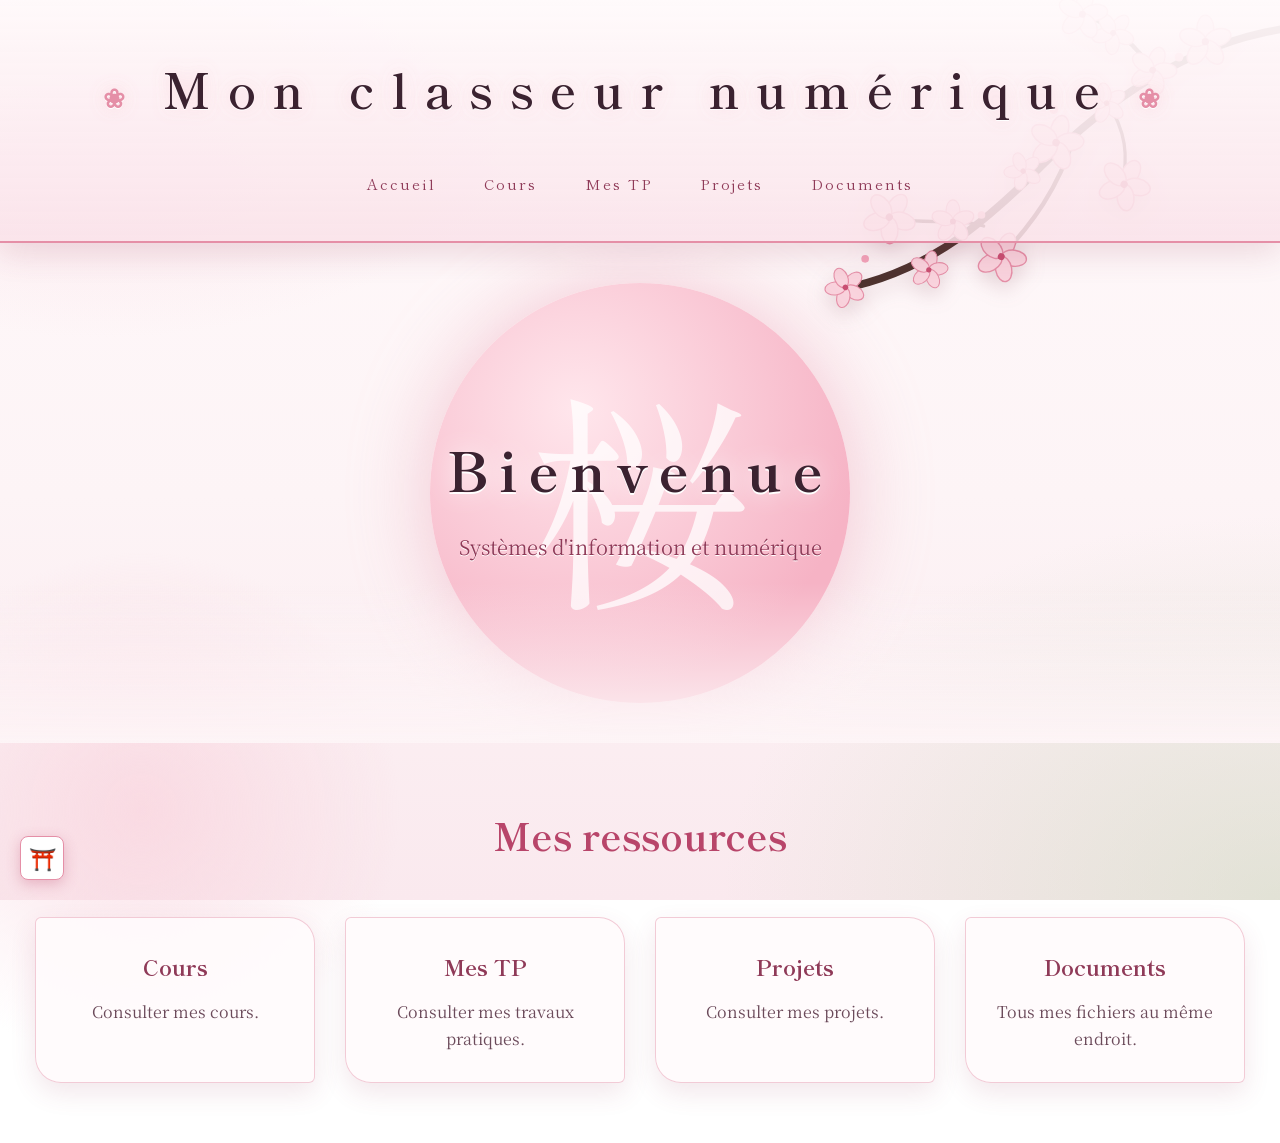
<file: index.html>
<!DOCTYPE html>
<html lang="fr">
<head>
  <link rel="stylesheet" href="style.css">
  <link rel="stylesheet" href="sakura-fleur.css">
  <meta charset="utf-8">
  <meta name="viewport" content="width=device-width, initial-scale=1">
  <title>Mon classeur numérique</title>
  <link rel="icon" href="logo.svg">
</head>
<body>
  <div id="veil" aria-hidden="true"></div>
  <script src="transitions.js"></script>

  <div class="sakura-container" aria-hidden="true"></div>

  <div class="dragon-zone" aria-hidden="true">
    <div class="dragon">
      <div class="dragon-body"></div>
      <div class="dragon-head">
        <span class="dragon-horn horn-one"></span>
        <span class="dragon-horn horn-two"></span>
      </div>
      <div class="dragon-mane"></div>
      <div class="dragon-spikes"></div>
      <div class="dragon-tail"></div>
    </div>
  </div>

  <header>
    <h1>Mon classeur numérique</h1>
    <nav>
      <a href="index.html">Accueil</a>
      <a href="cours.php">Cours</a>
      <a href="tp.php">Mes TP</a>
      <a href="projets.php">Projets</a>
      <a href="documents.php">Documents</a>
    </nav>
  </header>

  <section class="premier-plan">
    <canvas class="lightning-canvas" aria-hidden="true"></canvas>
    <h2>Bienvenue</h2>
    <p>Systèmes d'information et numérique</p>
  </section>

  <section id="prestation">
    <h2>Mes ressources</h2>
    <div class="cartes">
      <a class="carte-accueil reveal" href="cours.php"><h3>Cours</h3><p>Consulter mes cours.</p></a>
      <a class="carte-accueil reveal" href="tp.php"><h3>Mes TP</h3><p>Consulter mes travaux pratiques.</p></a>
      <a class="carte-accueil reveal" href="projets.php"><h3>Projets</h3><p>Consulter mes projets.</p></a>
      <a class="carte-accueil reveal" href="documents.php"><h3>Documents</h3><p>Tous mes fichiers au même endroit.</p></a>
    </div>
  </section>

  <!-- Bouton secret vers le jeu -->
  <a href="jeux.php" id="bouton-secret" title="Sanctuaire des Kami" style="position:fixed; bottom:20px; left:20px; z-index:999; width:44px; height:44px; border-radius:8px; background:#0c0818; border:1px solid #ffd700; color:#ffd700; display:flex; align-items:center; justify-content:center; font-size:22px; text-decoration:none; box-shadow:0 0 12px rgba(255, 215, 0, 0.4); backdrop-filter:blur(4px); transition:transform 0.3s ease, box-shadow 0.3s ease;">⛩️</a>

  <script src="sakura.js" defer></script>
</body>
</html>
</file>
<file: style.css>
@import url('https://fonts.googleapis.com/css2?family=Shippori+Mincho:wght@500;600;700&family=Noto+Serif+JP:wght@400;500;600&display=swap');

/* =====================================================
   VARIABLES (Néon & Ambiance Oni)
   ===================================================== */

:root {
  --bg: #07040b;
  --panel: rgba(16, 9, 24, 0.88);

  --text: #fff5f8;
  --text-soft: #d8c2d3;

  /* Néons & Sakura */
  --sakura: #ff2a8d;
  --sakura-light: #ffb5db;
  --lightning: #ff0077;
  --neon-magenta: #ff0055;
  --neon-cyan: #00f0ff;
  --red-oni: #d6113a;

  /* Cornes & Or */
  --oni-gold: #ffb700;
  --oni-gold-glow: #ffe600;

  /* Bordures & Ombres */
  --border: rgba(255, 0, 119, 0.35);
  --border-hover: rgba(0, 240, 255, 0.7);
  --border-gold: rgba(255, 183, 0, 0.6);

  --shadow: rgba(3, 1, 6, 0.85);
}


/* =====================================================
   RESET & ARRIÈRE-PLAN
   ===================================================== */

* {
  margin: 0;
  padding: 0;
  box-sizing: border-box;
}

html {
  min-height: 100%;
  scroll-behavior: smooth;
  overflow-x: hidden;
}

body {
  min-height: 100vh;
  overflow-x: hidden;

  color: var(--text);
  font-family: "Noto Serif JP", serif;
  line-height: 1.7;

  position: relative;

  background:
    radial-gradient(
      circle at 75% 20%,
      rgba(255, 0, 85, 0.22),
      transparent 45%
    ),
    radial-gradient(
      circle at 20% 30%,
      rgba(0, 240, 255, 0.18),
      transparent 40%
    ),
    radial-gradient(
      circle at 50% 75%,
      rgba(214, 17, 58, 0.22),
      transparent 55%
    ),
    linear-gradient(
      180deg,
      #0d0514 0%,
      #040108 100%
    );
}


/* =====================================================
   1. ARCS DE CERCLE NÉON LATÉRAUX
   ===================================================== */

/* Arc latéral gauche */
body::before {
  content: "";
  position: fixed;
  top: 50%;
  left: -130px;
  width: 260px;
  height: 520px;
  border: 3px solid var(--neon-cyan);
  border-radius: 50%;
  transform: translateY(-50%);
  box-shadow: 0 0 25px var(--neon-cyan), inset 0 0 18px var(--neon-cyan);
  z-index: 4;
  pointer-events: none;
}

/* Arc latéral droit */
body::after {
  content: "";
  position: fixed;
  top: 50%;
  right: -130px;
  width: 260px;
  height: 520px;
  border: 3px solid var(--lightning);
  border-radius: 50%;
  transform: translateY(-50%);
  box-shadow: 0 0 25px var(--lightning), inset 0 0 18px var(--lightning);
  z-index: 4;
  pointer-events: none;
}


/* =====================================================
   2. ÉCLAIR PLEIN ÉCRAN (TOUTES LES 5 SECONDES)
   ===================================================== */

.sakura-container::before {
  content: "";
  position: fixed;
  inset: 0;
  pointer-events: none;
  z-index: 99;
  background: radial-gradient(
    circle at 50% 50%,
    #ffffff 0%,
    rgba(0, 240, 255, 0.95) 25%,
    rgba(255, 0, 119, 0.8) 60%,
    rgba(13, 5, 20, 0.95) 100%
  );
  clip-path: circle(0% at 50% 50%);
  opacity: 0;
  animation: flash-center-fullscreen 5s infinite cubic-bezier(0.1, 0.8, 0.3, 1);
}

@keyframes flash-center-fullscreen {
  0%, 80% {
    clip-path: circle(0% at 50% 50%);
    opacity: 0;
  }
  82% {
    clip-path: circle(10% at 50% 50%);
    opacity: 1;
    filter: drop-shadow(0 0 40px #ffffff);
  }
  88% {
    clip-path: circle(140% at 50% 50%);
    opacity: 0.95;
    filter: drop-shadow(0 0 80px var(--neon-cyan));
  }
  93% {
    clip-path: circle(150% at 50% 50%);
    opacity: 0;
  }
  100% {
    clip-path: circle(0% at 50% 50%);
    opacity: 0;
  }
}


/* =====================================================
   3. PÉTALES EN CHUTE 3D CONTINUÉE
   ===================================================== */

.sakura-container {
  position: fixed;
  inset: 0;
  width: 100%;
  height: 100%;
  pointer-events: none;
  overflow: hidden;
  z-index: 7;
}

.sakura-petal,
.sakura-petal::before,
.sakura-petal::after {
  content: "";
  position: absolute;
  top: -40px;
  width: 14px;
  height: 9px;
  background: linear-gradient(135deg, var(--sakura-light), var(--sakura), var(--neon-cyan));
  border-radius: 100% 0 100% 0;
  opacity: 0.9;
  box-shadow: 0 0 12px rgba(255, 0, 119, 0.8);
  animation: sakura-fall-3d linear infinite;
}

.sakura-petal::before {
  left: -35px;
  top: -50px;
  animation-duration: 1.2em;
  transform: scale(0.75) rotate(40deg);
}

.sakura-petal::after {
  left: 45px;
  top: -25px;
  animation-duration: 0.8em;
  transform: scale(1.1) rotate(-25deg);
}

.sakura-petal:nth-child(1)  { left: 6%;  animation-duration: 5.8s; animation-delay: 0s;   }
.sakura-petal:nth-child(2)  { left: 19%; animation-duration: 8.2s; animation-delay: 1.1s; }
.sakura-petal:nth-child(3)  { left: 34%; animation-duration: 5.2s; animation-delay: 2.3s; }
.sakura-petal:nth-child(4)  { left: 49%; animation-duration: 9.1s; animation-delay: 0.3s; }
.sakura-petal:nth-child(5)  { left: 64%; animation-duration: 6.8s; animation-delay: 1.6s; }
.sakura-petal:nth-child(6)  { left: 78%; animation-duration: 8.7s; animation-delay: 2.9s; }
.sakura-petal:nth-child(7)  { left: 89%; animation-duration: 6.2s; animation-delay: 0.7s; }
.sakura-petal:nth-child(8)  { left: 96%; animation-duration: 7.8s; animation-delay: 2.0s; }

@keyframes sakura-fall-3d {
  0% {
    top: -10vh;
    transform: translateX(0) rotateX(0deg) rotateY(0deg) rotateZ(0deg);
    opacity: 0;
  }
  10% { opacity: 1; }
  90% { opacity: 1; }
  100% {
    top: 110vh;
    transform: translateX(180px) rotateX(720deg) rotateY(360deg) rotateZ(540deg);
    opacity: 0;
  }
}


/* =====================================================
   4. MASQUE DE ONI EN ROTATION / ORBITE
   ===================================================== */

.oni-zone,
.dragon-zone {
  position: fixed;
  inset: 0;
  width: 100%;
  height: 100%;
  pointer-events: none;
  overflow: visible;
  z-index: auto;
}

.oni-mask,
.dragon {
  position: absolute;
  width: 170px;
  height: 190px;
  left: 50%;
  top: 35%;
  transform-origin: center;
  animation: oni-rotate-orbit 15s linear infinite;
}

/* Visage du Masque Oni */
.oni-head,
.dragon-head {
  position: relative;
  width: 150px;
  height: 170px;
  margin: 0 auto;
  background: linear-gradient(180deg, #990026 0%, #3d000f 100%);
  border: 2px solid var(--red-oni);
  border-radius: 45% 45% 38% 38% / 30% 30% 70% 70%;
  box-shadow: inset 0 0 22px #ff0044, 0 0 30px rgba(255, 0, 85, 0.8);
}

/* Yeux Néon */
.oni-head::before,
.oni-head::after,
.dragon-head::before,
.dragon-head::after {
  content: "";
  position: absolute;
  top: 48px;
  width: 32px;
  height: 14px;
  background: var(--neon-cyan);
  box-shadow: 0 0 15px var(--neon-cyan), 0 0 25px #ffffff;
  border-radius: 100% 0 100% 0;
}

.oni-head::before,
.dragon-head::before {
  left: 22px;
  transform: rotate(20deg);
}

.oni-head::after,
.dragon-head::after {
  right: 22px;
  transform: rotate(-20deg) scaleX(-1);
}

/* Cornes Dorées */
.oni-horn,
.dragon-horn {
  position: absolute;
  width: 20px;
  height: 75px;
  background: linear-gradient(180deg, var(--oni-gold-glow), var(--oni-gold), #8a5300);
  border-radius: 100% 0 0 0;
  box-shadow: 0 0 20px var(--oni-gold-glow);
}

.horn-left,
.horn-one {
  left: 8px;
  top: -55px;
  transform: rotate(-30deg);
}

.horn-right,
.horn-two {
  right: 8px;
  top: -55px;
  transform: rotate(30deg) scaleX(-1);
}

/* Sourire Diabolique & Dents */
.oni-mouth,
.dragon-body {
  position: absolute;
  width: 106px;
  height: 48px;
  left: 22px;
  top: 105px;
  background: #080003;
  border-bottom: 4px solid var(--sakura);
  border-radius: 0 0 50px 50px;
  box-shadow: 0 0 16px var(--sakura), inset 0 -4px 12px var(--neon-magenta);
  overflow: hidden;
}

/* Dents du Haut */
.oni-mouth::before,
.dragon-body::before {
  content: "";
  position: absolute;
  top: 0;
  left: 6px;
  width: 94px;
  height: 16px;
  background: repeating-linear-gradient(
    90deg,
    #ffffff 0px,
    #ffffff 8px,
    transparent 8px,
    transparent 14px
  );
  clip-path: polygon(0 0, 100% 0, 50% 100%);
}

/* Dents du Bas */
.oni-mouth::after,
.dragon-body::after {
  content: "";
  position: absolute;
  bottom: 0;
  left: 11px;
  width: 84px;
  height: 13px;
  background: repeating-linear-gradient(
    90deg,
    #ffffff 0px,
    #ffffff 8px,
    transparent 8px,
    transparent 14px
  );
  clip-path: polygon(0 100%, 100% 100%, 50% 0);
}

/* Aura Néon Circulaire */
.oni-aura,
.dragon-tail {
  position: absolute;
  inset: -15px;
  border-radius: 50%;
  border: 2px dashed var(--sakura);
  filter: blur(3px);
  animation: aura-spin 5s linear infinite;
}

@keyframes aura-spin {
  100% { transform: rotate(360deg); }
}

/* Animation de Rotation et Orbite 3D autour de la zone centrale */
@keyframes oni-rotate-orbit {
  0% {
    transform: translate(-140%, -80%) rotate(0deg) scale(0.65);
    z-index: 2;
    filter: brightness(0.55) blur(2px) drop-shadow(0 0 15px var(--red-oni));
  }
  25% {
    transform: translate(70%, -50%) rotate(90deg) scale(0.85);
    z-index: 2;
    filter: brightness(0.75) blur(1px) drop-shadow(0 0 20px var(--neon-magenta));
  }
  50% {
    transform: translate(20%, 35%) rotate(180deg) scale(1.25);
    z-index: 10;
    filter: brightness(1.25) blur(0px) drop-shadow(0 0 35px var(--lightning)) drop-shadow(0 0 20px var(--oni-gold-glow));
  }
  75% {
    transform: translate(-120%, 15%) rotate(270deg) scale(0.95);
    z-index: 10;
    filter: brightness(1.0) blur(0px) drop-shadow(0 0 25px var(--neon-cyan));
  }
  100% {
    transform: translate(-140%, -80%) rotate(360deg) scale(0.65);
    z-index: 2;
    filter: brightness(0.55) blur(2px) drop-shadow(0 0 15px var(--red-oni));
  }
}


/* =====================================================
   HEADER
   ===================================================== */

header {
  position: relative;
  z-index: 5;
  padding: 3rem 2rem 2.2rem;
  text-align: center;
  background: linear-gradient(180deg, rgba(12, 4, 18, 0.98), rgba(16, 7, 24, 0.9));
  border-bottom: 2px solid var(--neon-magenta);
  box-shadow: 0 10px 40px rgba(0, 0, 0, 0.8), 0 0 25px var(--neon-magenta);
}

header h1 {
  font-family: "Shippori Mincho", serif;
  font-weight: 700;
  color: #ffffff;
  font-size: clamp(2rem, 4.5vw, 3rem);
  letter-spacing: 9px;
  text-shadow: 0 0 10px #ffffff, 0 0 20px var(--lightning), 0 0 40px var(--neon-magenta), 0 0 60px var(--neon-cyan);
}


/* =====================================================
   NAVIGATION
   ===================================================== */

nav {
  margin-top: 2rem;
  display: flex;
  justify-content: center;
  align-items: center;
  gap: 0.6rem;
  flex-wrap: wrap;
}

nav a {
  position: relative;
  color: var(--text-soft);
  text-decoration: none;
  font-family: "Shippori Mincho", serif;
  font-size: 0.92rem;
  letter-spacing: 2px;
  padding: 0.6rem 1.2rem;
  transition: all 0.3s ease;
}

nav a::after {
  content: "";
  position: absolute;
  left: 50%;
  bottom: 2px;
  width: 0;
  height: 2px;
  background: linear-gradient(90deg, var(--neon-cyan), var(--lightning), var(--oni-gold));
  transform: translateX(-50%);
  transition: width 0.3s ease, box-shadow 0.3s ease;
}

nav a:hover {
  color: #ffffff;
  text-shadow: 0 0 12px var(--neon-cyan);
}

nav a:hover::after {
  width: 85%;
  box-shadow: 0 0 12px var(--neon-cyan);
}


/* =====================================================
   CONTENU PRINCIPAL
   ===================================================== */

main {
  position: relative;
  z-index: 5;
  width: min(100% - 2rem, 980px);
  margin: 4rem auto;
  padding: clamp(2rem, 5vw, 4rem);
  background: var(--panel);
  border: 1px solid var(--border);
  border-radius: 8px;
  box-shadow: 0 30px 80px var(--shadow), 
              0 0 35px rgba(255, 0, 119, 0.25),
              inset 0 0 15px rgba(0, 240, 255, 0.15);
  backdrop-filter: blur(18px);
  text-align: center;
}

main::before {
  content: "";
  display: block;
  width: 80px;
  height: 3px;
  margin: 0 auto 2rem;
  background: linear-gradient(90deg, var(--neon-cyan), var(--lightning), var(--oni-gold));
  box-shadow: 0 0 15px var(--lightning);
}

main h2 {
  font-family: "Shippori Mincho", serif;
  font-weight: 600;
  color: #ffffff;
  font-size: clamp(1.5rem, 3.2vw, 2.2rem);
  letter-spacing: 4px;
  margin-bottom: 1rem;
  text-shadow: 0 0 15px var(--sakura-light), 0 0 25px var(--lightning);
}

main p {
  color: var(--text-soft);
  font-size: 0.98rem;
}


/* =====================================================
   BOUTONS
   ===================================================== */

.document-link {
  display: inline-block;
  margin-top: 1.5rem;
  padding: 0.85rem 2rem;
  color: #000000;
  background: linear-gradient(135deg, var(--neon-cyan), var(--sakura-light), var(--oni-gold-glow));
  border: none;
  border-radius: 4px;
  text-decoration: none;
  font-family: "Shippori Mincho", serif;
  font-weight: 700;
  letter-spacing: 2.5px;
  font-size: 0.92rem;
  cursor: pointer;
  box-shadow: 0 0 20px var(--lightning), 0 0 35px var(--neon-cyan);
  transition: transform 0.25s ease, box-shadow 0.25s ease, filter 0.25s ease;
}

.document-link:hover {
  transform: translateY(-4px) scale(1.03);
  filter: brightness(1.2);
  box-shadow: 0 0 30px var(--lightning), 0 0 50px var(--neon-cyan);
}


/* =====================================================
   FORMULAIRE
   ===================================================== */

.formulaire {
  display: flex;
  flex-wrap: wrap;
  gap: 0.8rem;
  justify-content: center;
  align-items: center;
  margin: 2rem 0;
  padding: 1.5rem;
  background: rgba(8, 3, 14, 0.75);
  border: 1px solid var(--border);
  border-radius: 6px;
  box-shadow: inset 0 0 15px rgba(255, 0, 119, 0.15);
}

.formulaire input[type="text"],
.formulaire input[type="file"],
.formulaire select {
  background: rgba(14, 6, 24, 0.95);
  border: 1px solid rgba(0, 240, 255, 0.3);
  color: var(--text);
  padding: 0.75rem 1rem;
  border-radius: 4px;
  font-family: "Noto Serif JP", serif;
  font-size: 0.88rem;
  transition: all 0.25s ease;
}

.formulaire input[type="text"]:focus,
.formulaire select:focus {
  outline: none;
  border-color: var(--neon-cyan);
  box-shadow: 0 0 15px var(--neon-cyan);
}


/* =====================================================
   CARTES
   ===================================================== */

.grille-cartes {
  display: grid;
  grid-template-columns: repeat(auto-fit, minmax(230px, 1fr));
  gap: 1.4rem;
  margin-top: 2.5rem;
  text-align: left;
}

.carte {
  position: relative;
  background: linear-gradient(145deg, rgba(28, 12, 38, 0.9), rgba(10, 4, 16, 0.95));
  border: 1px solid var(--border);
  border-radius: 6px;
  padding: 1.6rem;
  overflow: hidden;
  transition: all 0.3s ease;
}

.carte::before {
  content: "";
  position: absolute;
  top: 0;
  left: 0;
  width: 100%;
  height: 3px;
  background: linear-gradient(90deg, var(--neon-cyan), var(--lightning), var(--oni-gold-glow));
}

.carte:hover {
  transform: translateY(-6px);
  border-color: var(--border-hover);
  box-shadow: 0 15px 40px rgba(0, 0, 0, 0.7), 0 0 25px rgba(0, 240, 255, 0.4);
}

.carte h3 {
  font-family: "Shippori Mincho", serif;
  color: var(--sakura-light);
  letter-spacing: 1px;
  font-size: 1.12rem;
  margin-bottom: 0.6rem;
  text-shadow: 0 0 10px var(--lightning);
}

.carte p {
  color: var(--text-soft);
  font-size: 0.88rem;
  margin-bottom: 1rem;
}

.liste-fichiers {
  list-style: none;
}

.liste-fichiers li {
  margin-bottom: 0.5rem;
}

.liste-fichiers a {
  color: var(--text-soft);
  text-decoration: none;
  font-size: 0.86rem;
  transition: all 0.2s ease;
}

.liste-fichiers a:hover {
  color: var(--neon-cyan);
  padding-left: 6px;
  text-shadow: 0 0 10px var(--neon-cyan);
}


/* =====================================================
   MOBILE & ACCESSIBILITÉ
   ===================================================== */

@media (max-width: 600px) {
  header { padding: 2rem 1rem 1.4rem; }
  header h1 { letter-spacing: 4px; }
  main { width: calc(100% - 1rem); margin: 2rem auto; padding: 2rem 1.2rem; }
  .grille-cartes { grid-template-columns: 1fr; }
  .oni-mask, .dragon { width: 130px; height: 150px; }
  body::before, body::after { width: 180px; height: 360px; }
}

@media (prefers-reduced-motion: reduce) {
  *, *::before, *::after {
    animation-duration: 0.01ms !important;
    animation-iteration-count: 1 !important;
    transition-duration: 0.01ms !important;
  }
}


/* =====================================================
   AJOUTS (repris du premier site, aux couleurs sakura)
   ===================================================== */
:root {
  --border-strong: #ff2a8d;
  --accent: #ff5fa8;
  --accent-soft: #ffb5db;
  --text-muted: #d8c2d3;
  --glow: rgba(255, 42, 141, 0.4);
  --nebula: #1a0a24;
  --error: #ff8a8a;
}

/* ===== Rideau de transition entre les pages ===== */
#veil {
    position: fixed;
    inset: 0;
    z-index: 9999;
    background: linear-gradient(135deg, #07040b 0%, #2a0a2a 55%, #07040b 100%);
    transform: scaleY(1);
    transform-origin: bottom;
    transition: transform .55s cubic-bezier(.76,0,.24,1);
    pointer-events: none;
}
#veil.veil-open {
    transform: scaleY(0);
    transform-origin: bottom;
}
#veil.veil-close {
    transform: scaleY(1);
    transform-origin: top;
    pointer-events: auto;
}
#veil::after {
    content: "";
    position: absolute;
    inset: 0;
    background-image:
        radial-gradient(1.5px 1.5px at 15% 20%, #ffb5db, transparent),
        radial-gradient(1.5px 1.5px at 35% 65%, #ffffff, transparent),
        radial-gradient(1.5px 1.5px at 60% 30%, #ff9fd0, transparent),
        radial-gradient(1.5px 1.5px at 80% 75%, #ffffff, transparent),
        radial-gradient(1.5px 1.5px at 90% 15%, #ffb5db, transparent);
    opacity: .8;
}

/* ===== Hero avec éclairs animés (canvas) ===== */
.premier-plan {
    height: 500px;
    display: flex;
    flex-direction: column;
    justify-content: center;
    align-items: center;
    text-align: center;
    position: relative;
    overflow: hidden;
    background: var(--bg);
}

.lightning-canvas {
    position: absolute;
    inset: 0;
    width: 100%;
    height: 100%;
    z-index: 0;
}

.premier-plan::after {
    content: "";
    position: absolute;
    left: 0;
    right: 0;
    bottom: 0;
    height: 160px;
    background: linear-gradient(to bottom, transparent, var(--bg));
    pointer-events: none;
    z-index: 1;
}

.premier-plan h2 {
    font-family: 'Shippori Mincho', serif;
    font-size: 55px;
    color: #fff5f8;
    text-shadow: 0 0 22px var(--glow), 0 0 60px rgba(255, 0, 119, .45);
    position: relative;
    z-index: 2;
}

.premier-plan p {
    margin-top: 15px;
    font-size: 20px;
    color: var(--text-muted);
    text-shadow: 0 2px 10px rgba(7, 4, 11, .8);
    position: relative;
    z-index: 2;
    opacity: 0;
    animation: montee .8s ease .3s forwards;
}

@keyframes montee { to { opacity: 1; transform: translateY(0); } from { transform: translateY(12px); } }
/* ===== Section STI2D ===== */
#prestation { padding: 60px 20px; }

#prestation h2 {
    text-align: center;
    font-family: 'Shippori Mincho', serif;
    color: var(--accent);
    font-size: 38px;
    margin-bottom: 50px;
    text-shadow: 0 0 12px var(--glow);
}

.cartes { display: flex; flex-wrap: wrap; justify-content: center; gap: 30px; }

.carte-accueil {
    display: block;
    text-decoration: none;
    color: inherit;
    width: 280px;
    padding: 30px;
    background: var(--panel);
    border: 1px solid var(--border);
    border-radius: 14px;
    text-align: center;
    transition: transform 0.35s, box-shadow 0.35s, border-color 0.35s;
}

.carte-accueil:hover {
    transform: translateY(-10px) scale(1.02);
    border-color: var(--border-strong);
    box-shadow: 0 0 28px var(--glow);
}

.carte-accueil:active { transform: translateY(-4px) scale(0.98); }

.carte-accueil h3 {
    font-family: 'Shippori Mincho', serif;
    color: var(--accent-soft);
    font-size: 22px;
    margin-bottom: 12px;
}

.carte-accueil p { color: var(--text-muted); }

/* Apparition en cascade des cartes */
.cartes .reveal:nth-child(1) { animation-delay: .05s; }
.cartes .reveal:nth-child(2) { animation-delay: .2s; }
.cartes .reveal:nth-child(3) { animation-delay: .35s; }
.cartes .reveal:nth-child(4) { animation-delay: .5s; }
.cartes .reveal:nth-child(5) { animation-delay: .65s; }
.cartes .reveal:nth-child(6) { animation-delay: .8s; }
/* ===== À propos ===== */
.a-propos {
    text-align: center;
    padding: 80px 20px;
    background: linear-gradient(180deg, var(--bg), var(--nebula), var(--bg));
}

.a-propos h2 {
    font-family: 'Shippori Mincho', serif;
    color: var(--accent);
    font-size: 38px;
    margin-bottom: 20px;
}

.a-propos p { max-width: 700px; margin: 0 auto; color: var(--text-muted); }

/* ===== Footer ===== */
.bas-de-page {
    display: flex;
    justify-content: space-between;
    padding: 40px;
    background: #07040b;
    border-top: 1px solid var(--border);
}

.bas-de-page a {
    color: var(--text-muted);
    text-decoration: none;
    margin: 0 10px;
    transition: color 0.3s;
}

.bas-de-page a:hover { color: var(--accent); }

/* ===== Animation d'apparition ===== */
.reveal {
    opacity: 0;
    transform: translateY(40px);
    animation: apparait 0.8s ease forwards;
}
@keyframes apparait { to { opacity: 1; transform: translateY(0); } }

.premier-plan { z-index: 5; }
#prestation, .a-propos, .bas-de-page { position: relative; z-index: 5; }
.bas-de-page { margin-top: 2rem; }
@media (max-width: 700px) {
  .premier-plan h2 { font-size: 34px; }
  .bas-de-page { flex-direction: column; gap: 12px; align-items: center; }
}
@media (prefers-reduced-motion: reduce) {
  #veil { display: none; }
  .reveal, .premier-plan p { animation: none; opacity: 1; transform: none; }
}
</file>
<file: sakura-fleur.css>
/* =====================================================
   SAKURA-FLEUR.CSS — thème « hanami » : cerisier en fleurs
   À charger APRÈS style.css. Pour l'enlever : retire la
   ligne <link ... sakura-fleur.css> de tes pages.
   Motif récurrent : le coin arrondi « pétale » (deux coins
   opposés arrondis, deux presque droits).
   ===================================================== */

/* 1. PALETTE */
:root {
  --bg: #fdf4f6;
  --panel: rgba(255, 251, 252, 0.88);
  --shadow: rgba(120, 60, 80, 0.2);
  --text: #3b2230;
  --text-soft: #6b4a5a;
  --text-muted: #6b4a5a;
  --sakura: #e58fa7;
  --sakura-light: #f9d3dd;
  --lightning: #e58fa7;
  --neon-magenta: #d9708f;
  --neon-cyan: #7a9a6b;
  --red-oni: #c94f72;
  --oni-gold: #b98a4a;
  --oni-gold-glow: #d9b26a;
  --border: rgba(217, 112, 143, 0.35);
  --border-hover: rgba(122, 154, 107, 0.85);
  --border-gold: rgba(185, 138, 74, 0.6);
  --border-strong: #d9708f;
  --accent: #b8456a;
  --accent-soft: #8f3a58;
  --glow: rgba(229, 143, 167, 0.45);
  --nebula: #f8e2e9;
  --error: #b3261e;
  --petale: 16px 3px 16px 3px;
}

/* 2. FOND : papier washi, brume rose et vert tendre */
body {
  color: var(--text);
  background:
    radial-gradient(760px 520px at 8% 0%, rgba(249, 211, 221, 0.75), transparent 65%),
    radial-gradient(900px 620px at 100% 100%, rgba(196, 217, 184, 0.45), transparent 62%),
    linear-gradient(180deg, #fffafb 0%, #fdf4f6 55%, #fae9ee 100%);
  background-attachment: fixed;
}
body::before {
  top: auto; bottom: -14vw; left: -10vw; right: auto;
  width: 42vw; height: 42vw; max-width: 560px; max-height: 560px;
  border: 0; border-radius: 50%; transform: none; box-shadow: none;
  background: radial-gradient(circle, rgba(249, 211, 221, 0.7), transparent 68%);
  z-index: 1;
}
body::after { display: none; }
.sakura-container::before { display: none !important; }

/* 3. PÉTALES : roses, doux, sans halo néon */
.sakura-petal, .sakura-petal::before, .sakura-petal::after {
  background: linear-gradient(135deg, #fde6ec, #f3a4ba);
  box-shadow: 0 1px 3px rgba(150, 60, 90, 0.25);
}

/* 4. LA BRANCHE : le « dragon » devient une branche de cerisier en fleurs */
.dragon-zone { z-index: 1; overflow: hidden; }
.dragon > * { display: none; }
.dragon {
  all: unset; display: block; position: absolute; box-sizing: border-box;
  top: 0; right: 0;
  width: clamp(240px, 36vw, 540px); aspect-ratio: 420 / 320;
  background: url("data:image/svg+xml,%3Csvg xmlns='http://www.w3.org/2000/svg' viewBox='0 0 420 320'%3E%3Cdefs%3E%3Cg id='f'%3E%3Cg fill='%23f9d3dd' stroke='%23e58fa7' stroke-width='1.2'%3E%3Cellipse cy='-11' rx='7' ry='11'/%3E%3Cellipse cy='-11' rx='7' ry='11' transform='rotate(72)'/%3E%3Cellipse cy='-11' rx='7' ry='11' transform='rotate(144)'/%3E%3Cellipse cy='-11' rx='7' ry='11' transform='rotate(216)'/%3E%3Cellipse cy='-11' rx='7' ry='11' transform='rotate(288)'/%3E%3C/g%3E%3Ccircle r='3' fill='%23c94f72'/%3E%3C/g%3E%3C/defs%3E%3Cg fill='none' stroke='%234e332f' stroke-linecap='round'%3E%3Cpath d='M425 26 C335 40 262 92 202 152 S92 250 18 264' stroke-width='7'/%3E%3Cpath d='M305 66 C290 42 272 26 240 12' stroke-width='4'/%3E%3Cpath d='M232 126 C218 172 194 204 166 234' stroke-width='4'/%3E%3Cpath d='M150 206 C124 198 96 206 62 198' stroke-width='3'/%3E%3Cpath d='M262 92 C280 120 282 142 276 170' stroke-width='3'/%3E%3C/g%3E%3Cuse href='%23f' transform='translate(352 38) scale(1.1)'/%3E%3Cuse href='%23f' transform='translate(304 64) rotate(20)'/%3E%3Cuse href='%23f' transform='translate(268 30) scale(.9) rotate(40)'/%3E%3Cuse href='%23f' transform='translate(240 13) scale(1.05) rotate(10)'/%3E%3Cuse href='%23f' transform='translate(262 94) scale(.85) rotate(60)'/%3E%3Cuse href='%23f' transform='translate(278 168) scale(1.1) rotate(30)'/%3E%3Cuse href='%23f' transform='translate(216 130) scale(1.15) rotate(15)'/%3E%3Cuse href='%23f' transform='translate(186 156) scale(.8) rotate(50)'/%3E%3Cuse href='%23f' transform='translate(166 234) scale(1.05) rotate(25)'/%3E%3Cuse href='%23f' transform='translate(122 202) scale(.9)'/%3E%3Cuse href='%23f' transform='translate(64 198) scale(1.1) rotate(35)'/%3E%3Cuse href='%23f' transform='translate(100 246) scale(.8) rotate(12)'/%3E%3Cuse href='%23f' transform='translate(24 262) scale(.85) rotate(48)'/%3E%3Cg fill='%23f3a4ba'%3E%3Ccircle cx='328' cy='52' r='4'/%3E%3Ccircle cx='214' cy='100' r='4'/%3E%3Ccircle cx='148' cy='196' r='3.5'/%3E%3Ccircle cx='42' cy='236' r='3.5'/%3E%3C/g%3E%3C/svg%3E") center / contain no-repeat;
  filter: drop-shadow(0 8px 10px rgba(120, 60, 80, 0.18));
  transform-origin: 100% 0; animation: balancement 11s ease-in-out infinite;
}
@keyframes balancement {
  0%, 100% { transform: rotate(0deg); }
  50%      { transform: rotate(1.6deg); }
}

/* 5. EN-TÊTE : papier clair, filet rose */
header {
  background: linear-gradient(180deg, rgba(255, 250, 251, 0.96), rgba(250, 226, 233, 0.88));
  border-bottom: 2px solid var(--sakura);
  box-shadow: 0 10px 30px rgba(150, 60, 90, 0.16);
}
header h1 {
  color: var(--text); letter-spacing: 0.35em; font-weight: 600;
  text-shadow: 0 1px 0 #fff, 0 0 18px rgba(249, 211, 221, 0.9);
}
header h1::before, header h1::after {
  content: "❀"; color: var(--sakura); font-size: 0.55em; margin: 0 0.8em; vertical-align: middle;
}
nav a { color: var(--accent-soft); border-radius: 999px; padding: 0.55rem 1.2rem; min-height: 44px; display: inline-flex; align-items: center; }
nav a::after { display: none; }
nav a:hover, nav a:focus-visible { color: var(--text); background: var(--sakura-light); text-shadow: none; }

/* 6. PANNEAU PRINCIPAL */
main {
  border: 1px solid var(--border); border-radius: 6px 34px 6px 34px;
  background: var(--panel);
  box-shadow: 0 24px 60px var(--shadow), inset 0 0 0 5px rgba(255, 255, 255, 0.6);
}
main::before {
  content: "❀"; width: auto; height: auto; background: none; box-shadow: none;
  color: var(--sakura); font-size: 1.7rem; line-height: 1; margin: 0 auto 1.2rem;
}
main h2 { color: var(--text); text-shadow: none; }
main p, .intro { color: var(--text-soft); }

/* 7. BOUTONS */
.document-link {
  color: #fff; border-radius: var(--petale);
  background: linear-gradient(135deg, #c9577a, #b8456a);
  box-shadow: 0 6px 16px rgba(184, 69, 106, 0.35);
}
.document-link:hover { filter: none; background: linear-gradient(135deg, #d0648a, #bf4c72); box-shadow: 0 10px 22px rgba(184, 69, 106, 0.4); }

/* Boutons de suppression (admin) : petits et discrets */
.document-link.bouton-supprimer {
  min-height: 30px; width: auto; margin-left: 0.4rem; padding: 0.1rem 0.6rem;
  font-size: 0.85rem; letter-spacing: 0; vertical-align: middle;
  background: #fff; color: #9c1f18; border: 1px solid #f0b9b3;
  border-radius: 8px 2px 8px 2px; box-shadow: none;
}
.document-link.bouton-supprimer:hover { background: #fdecea; transform: none; box-shadow: none; }

/* 8. FORMULAIRES */
.formulaire { background: rgba(253, 236, 241, 0.75); border-radius: 4px 20px 4px 20px; box-shadow: none; }
.formulaire input[type="text"], .formulaire input[type="password"], .formulaire input[type="file"], .formulaire select,
input[type="text"], input[type="password"], select {
  background: #fff; color: var(--text); border: 1px solid rgba(217, 112, 143, 0.5); border-radius: 8px 2px 8px 2px;
}
.formulaire input[type="text"]:focus, .formulaire select:focus, input:focus, select:focus {
  outline: none; border-color: var(--accent); box-shadow: 0 0 0 3px rgba(229, 143, 167, 0.4);
}
:focus-visible { outline: 2px solid var(--accent); outline-offset: 3px; }

.msg-succes, .msg-erreur { padding: 0.7rem 1rem; border-radius: 4px 14px 4px 14px; margin: 1rem 0; }
.msg-succes { color: #24562e; background: #e8f4e3; border: 1px solid #b9d8b0; }
.msg-erreur { color: #9c1f18; background: #fdecea; border: 1px solid #f0b9b3; }
.sous-titre { color: var(--accent-soft); margin: 2rem 0 0.5rem; }

/* 9. CARTES DE DOSSIERS */
.carte {
  background: linear-gradient(150deg, #ffffff, #fdeef2);
  border: 1px solid var(--border); border-radius: 4px 22px 4px 22px;
  box-shadow: 0 8px 22px rgba(150, 60, 90, 0.12);
}
.carte::before { height: 4px; background: linear-gradient(90deg, #f3a4ba, #d9708f 55%, #a9c49a); }
.carte h3 { color: var(--accent-soft); text-shadow: none; }
.carte p { color: var(--text-soft); }
.carte .etiquette { background: var(--sakura-light); color: var(--accent-soft); border-radius: 999px; padding: 0 0.6em; font-size: 0.72em; }
.liste-fichiers a { color: var(--accent-soft); }
.liste-fichiers a:hover { color: var(--accent); text-shadow: none; text-decoration: underline; }
.carte input, .carte select { background: #fff; color: var(--text); }
@media (hover: hover) and (pointer: fine) {
  .carte:hover { transform: translateY(-5px); border-color: var(--border-hover); box-shadow: 0 16px 34px rgba(150, 60, 90, 0.2); }
}
@media (hover: none) { .carte:hover, .carte-accueil:hover { transform: none; } }

/* 10. ACCUEIL : un grand soleil rose et le kanji 桜 */
.premier-plan { background: transparent; }
.lightning-canvas { display: none; }
.premier-plan::before {
  content: "桜"; position: absolute; left: 50%; top: 50%; transform: translate(-50%, -50%);
  width: min(74vw, 420px); aspect-ratio: 1; border-radius: 50%; z-index: 0;
  display: grid; place-items: center;
  font-family: "Shippori Mincho", serif; font-size: min(38vw, 230px); line-height: 1;
  color: rgba(255, 255, 255, 0.75);
  background: radial-gradient(circle at 35% 30%, #ffe6ec, #f6b3c5 72%);
  box-shadow: 0 0 80px rgba(229, 143, 167, 0.45);
}
.premier-plan h2 { color: var(--text); text-shadow: 0 2px 0 #fff, 0 0 26px rgba(255, 255, 255, 0.9); letter-spacing: 0.2em; }
.premier-plan p { color: var(--accent-soft); text-shadow: 0 1px 0 #fff; }

#prestation h2, .a-propos h2 { color: var(--accent); text-shadow: none; }
.carte-accueil { background: var(--panel); border-radius: 6px 26px 6px 26px; box-shadow: 0 10px 26px rgba(150, 60, 90, 0.12); }
.carte-accueil:hover { border-color: var(--border-strong); box-shadow: 0 16px 34px rgba(150, 60, 90, 0.22); }
.carte-accueil h3 { color: var(--accent-soft); }
.a-propos { background: linear-gradient(180deg, var(--bg), var(--nebula), var(--bg)); }
.bas-de-page { background: #fbe3ea; border-top: 1px solid var(--border); }
.bas-de-page a { color: var(--accent-soft); }
.bas-de-page a:hover { color: var(--accent); }

/* 11. TRANSITION ENTRE PAGES : rideau rose */
#veil { background: linear-gradient(135deg, #fdeff3 0%, #f6c3d1 55%, #fdeff3 100%); }
#veil::after { opacity: 0.5; }

/* 12. BOUTON SECRET (styles en ligne : !important nécessaire) */
#bouton-secret {
  background: #fff !important; color: var(--accent) !important;
  border: 1px solid var(--sakura) !important; box-shadow: 0 4px 14px rgba(184, 69, 106, 0.3) !important;
}

/* 13. MOBILE */
@media (max-width: 860px) { .dragon { opacity: 0.55; } }
@media (max-width: 600px) {
  header h1 { letter-spacing: 0.12em; }
  header h1::before, header h1::after { display: none; }
  .dragon { width: 62vw; opacity: 0.4; }
  .document-link { width: 100%; text-align: center; }
}

/* 14. MOUVEMENT RÉDUIT */
@media (prefers-reduced-motion: reduce) {
  .dragon { animation: none !important; }
  .sakura-container { display: none !important; }
}
</file>
